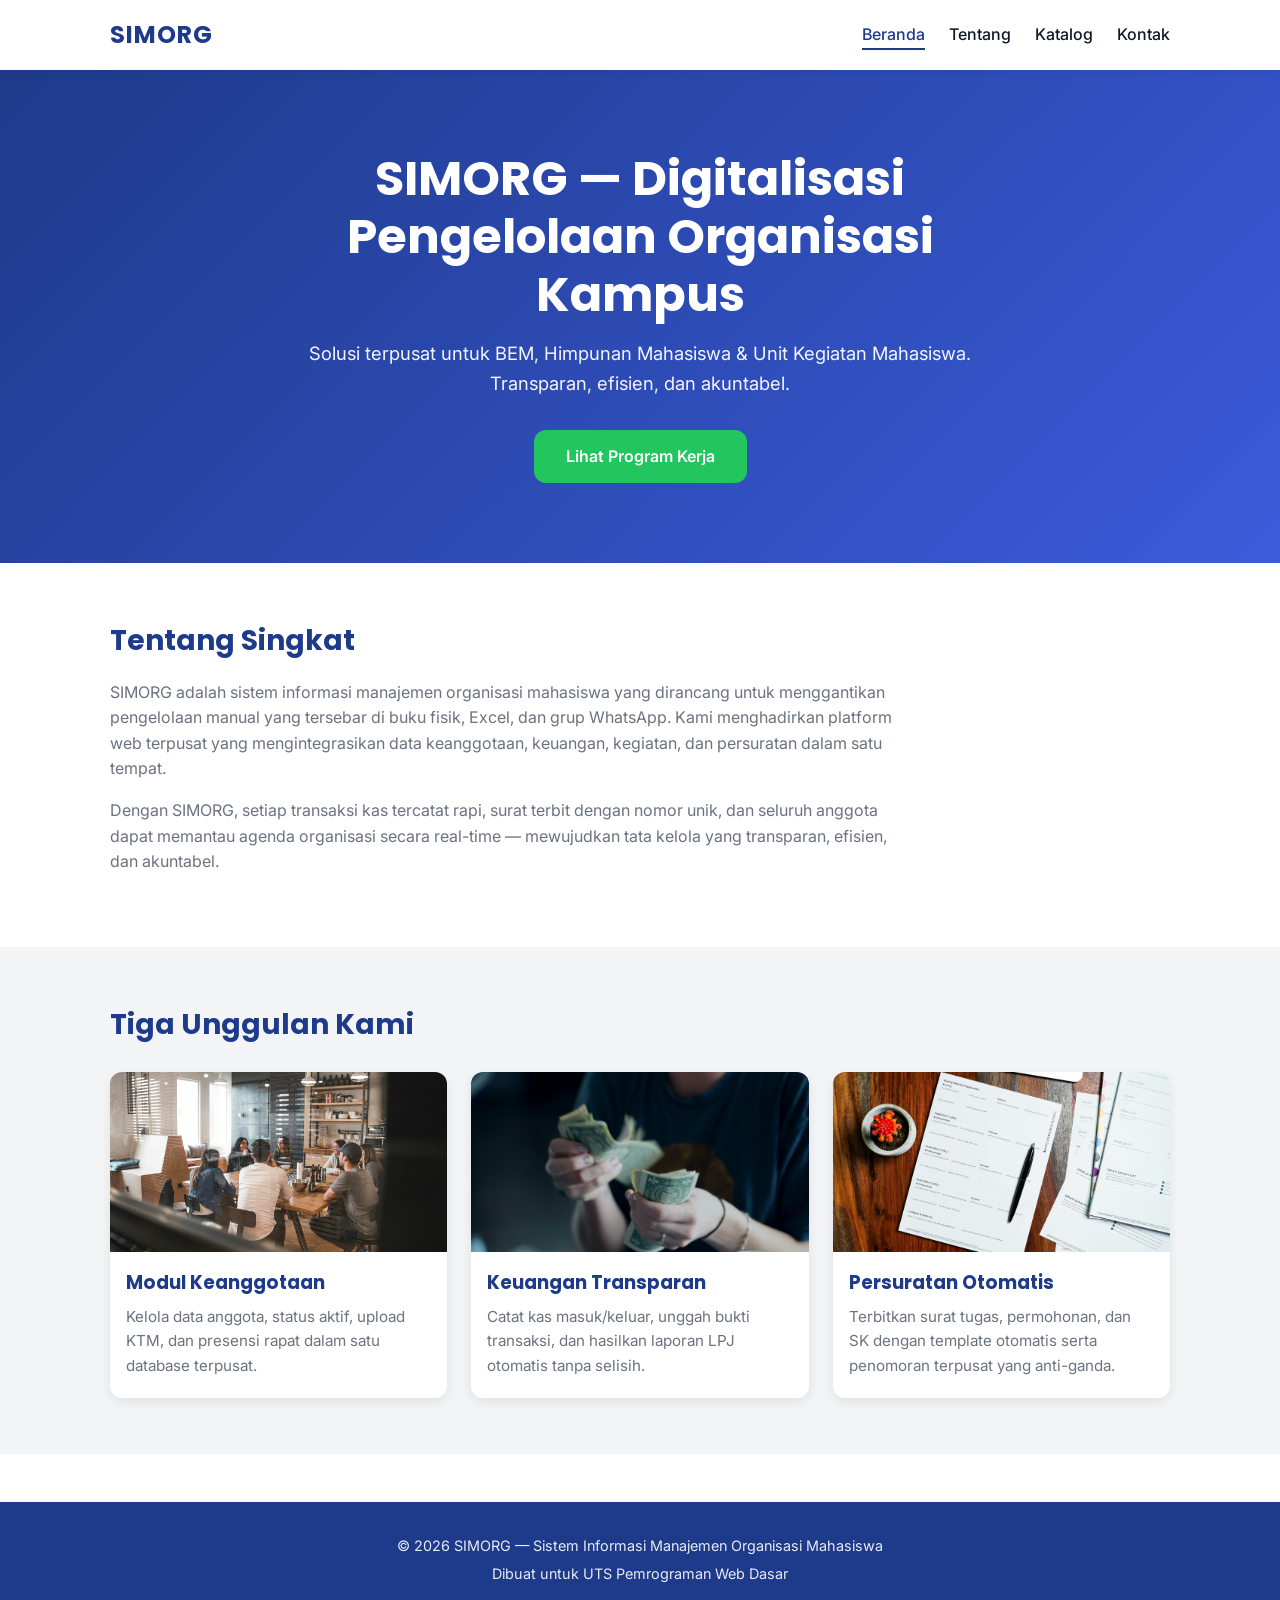
<file: index.html>
<!DOCTYPE html>
<html lang="id">
<head>
  <meta charset="UTF-8">
  <meta name="viewport" content="width=device-width, initial-scale=1.0">
  <title>SIMORG — Beranda</title>
  <link rel="preconnect" href="https://fonts.googleapis.com">
  <link rel="preconnect" href="https://fonts.gstatic.com" crossorigin>
  <link href="https://fonts.googleapis.com/css2?family=Inter:wght@400;500;600&family=Poppins:wght@600;700&display=swap" rel="stylesheet">
  <link rel="stylesheet" href="css/style.css">
</head>
<body>

 <header class="site-header">
    <div class="container nav-wrapper">
      <a href="index.html" class="logo">SIMORG</a>

      <!-- TOMBOL HAMBURGER (BARU) -->
      <button class="nav-toggle" id="navToggle" aria-label="Buka menu navigasi" aria-expanded="false" aria-controls="navMenu">
        <span class="hamburger-line"></span>
        <span class="hamburger-line"></span>
        <span class="hamburger-line"></span>
      </button>
      
      <!-- NAV DIBERI ID (BARU) -->
      <nav id="navMenu" aria-label="Navigasi utama">
        <ul class="nav-list">
          <li><a href="index.html" class="nav-link active">Beranda</a></li>
          <li><a href="tentang.html" class="nav-link">Tentang</a></li>
          <li><a href="katalog.html" class="nav-link">Katalog</a></li>
          <li><a href="kontak.html" class="nav-link">Kontak</a></li>
        </ul>
      </nav>
    </div>
  </header>

  <main>
    <section class="hero">
      <div class="container hero-content">
        <h1 class="hero-title">SIMORG — Digitalisasi Pengelolaan Organisasi Kampus</h1>
        <p class="hero-tagline">Solusi terpusat untuk BEM, Himpunan Mahasiswa &amp; Unit Kegiatan Mahasiswa. Transparan, efisien, dan akuntabel.</p>
        <a href="katalog.html" class="btn btn-primary">Lihat Program Kerja</a>
      </div>
    </section>

    <section class="section">
      <div class="container">
        <h2 class="section-title">Tentang Singkat</h2>
        <p class="section-text">
          SIMORG adalah sistem informasi manajemen organisasi mahasiswa yang dirancang untuk menggantikan pengelolaan manual yang tersebar di buku fisik, Excel, dan grup WhatsApp. Kami menghadirkan platform web terpusat yang mengintegrasikan data keanggotaan, keuangan, kegiatan, dan persuratan dalam satu tempat.
        </p>
        <p class="section-text">
          Dengan SIMORG, setiap transaksi kas tercatat rapi, surat terbit dengan nomor unik, dan seluruh anggota dapat memantau agenda organisasi secara real-time — mewujudkan tata kelola yang transparan, efisien, dan akuntabel.
        </p>
      </div>
    </section>

    <section class="section section-alt">
      <div class="container">
        <h2 class="section-title">Tiga Unggulan Kami</h2>
        <div class="feature-grid">
          <article class="feature-card">
            <img src="img/modul-keanggotaan.jpg" alt="Ilustrasi Modul Keanggotaan SIMORG" class="feature-img">
            <h3>Modul Keanggotaan</h3>
            <p>Kelola data anggota, status aktif, upload KTM, dan presensi rapat dalam satu database terpusat.</p>
          </article>
          <article class="feature-card">
            <img src="img/modul-keuangan.jpg" alt="Ilustrasi Modul Keuangan SIMORG" class="feature-img">
            <h3>Keuangan Transparan</h3>
            <p>Catat kas masuk/keluar, unggah bukti transaksi, dan hasilkan laporan LPJ otomatis tanpa selisih.</p>
          </article>
          <article class="feature-card">
            <img src="img/modul-persuratan.jpg" alt="Ilustrasi Modul Persuratan SIMORG" class="feature-img">
            <h3>Persuratan Otomatis</h3>
            <p>Terbitkan surat tugas, permohonan, dan SK dengan template otomatis serta penomoran terpusat yang anti-ganda.</p>
          </article>
        </div>
      </div>
    </section>
  </main>

  <footer class="site-footer">
    <div class="container footer-content">
      <p>&copy; 2026 SIMORG — Sistem Informasi Manajemen Organisasi Mahasiswa</p>
      <p>Dibuat untuk UTS Pemrograman Web Dasar</p>
    </div>
  </footer>

  <script src="js/script.js"></script>
</body>
</html>
</file>
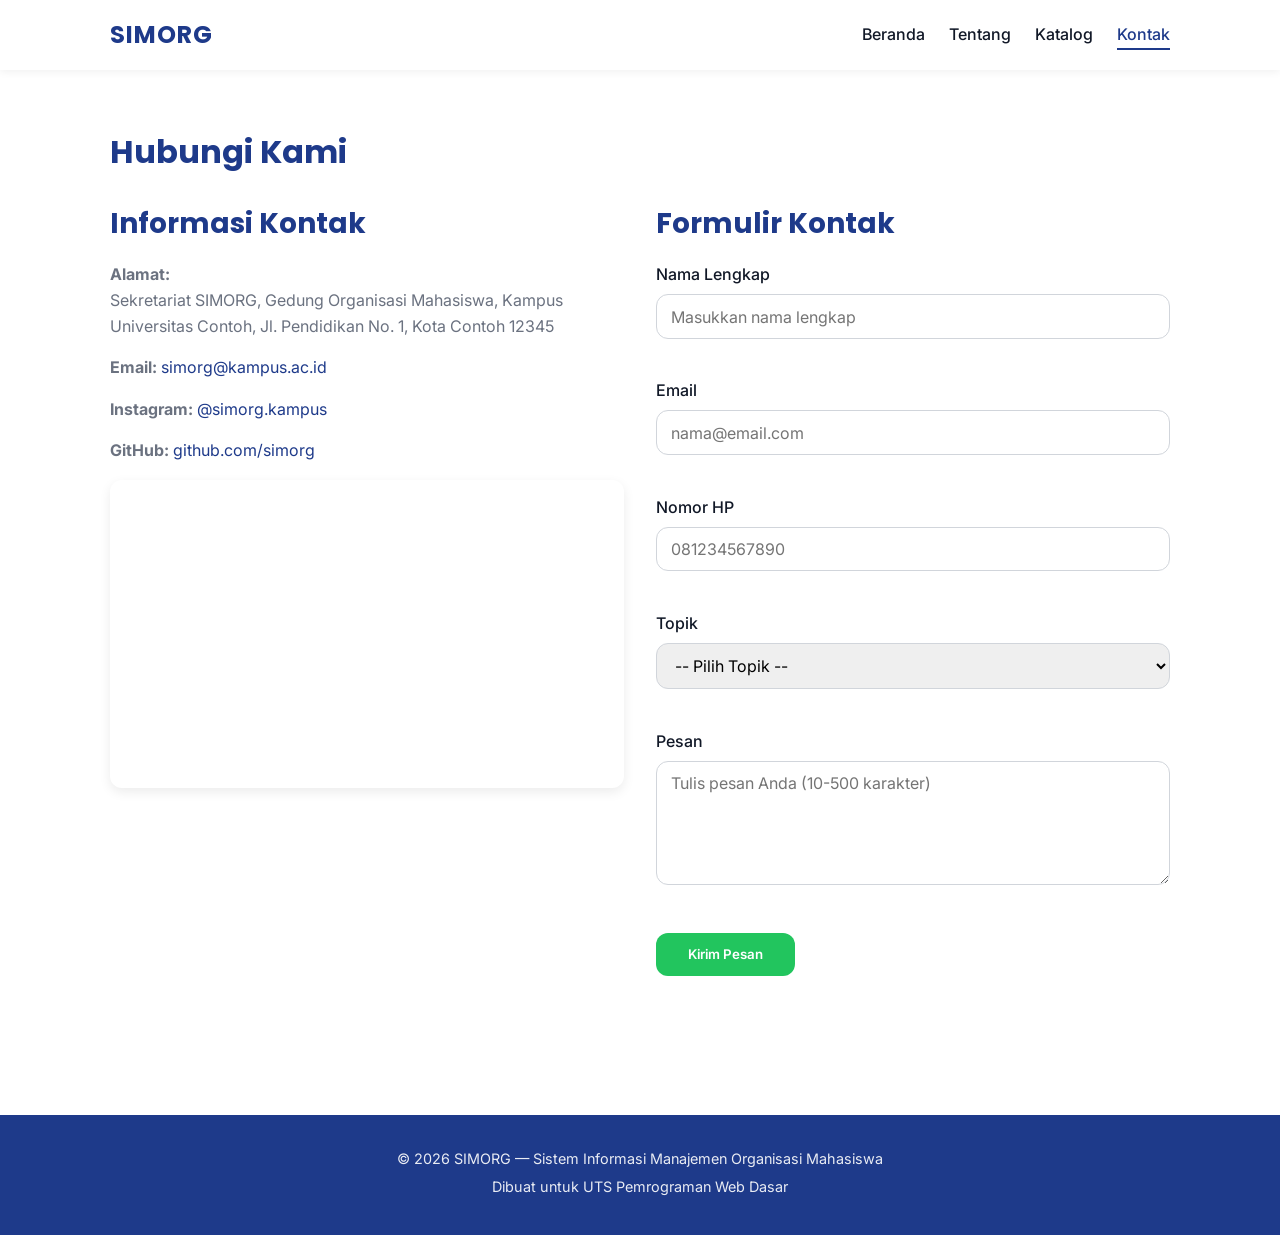
<file: kontak.html>
<!DOCTYPE html>
<html lang="id">
<head>
  <meta charset="UTF-8">
  <meta name="viewport" content="width=device-width, initial-scale=1.0">
  <title>SIMORG — Kontak</title>
  <link rel="preconnect" href="https://fonts.googleapis.com">
  <link rel="preconnect" href="https://fonts.gstatic.com" crossorigin>
  <link href="https://fonts.googleapis.com/css2?family=Inter:wght@400;500;600&family=Poppins:wght@600;700&display=swap" rel="stylesheet">
  <link rel="stylesheet" href="css/style.css">
</head>
<body>

  <header class="site-header">
    <div class="container nav-wrapper">
      <a href="index.html" class="logo">SIMORG</a>

      <!-- TOMBOL HAMBURGER (BARU) -->
      <button class="nav-toggle" id="navToggle" aria-label="Buka menu navigasi" aria-expanded="false" aria-controls="navMenu">
        <span class="hamburger-line"></span>
        <span class="hamburger-line"></span>
        <span class="hamburger-line"></span>
      </button>

      <!-- NAV DIBERI ID (BARU) -->
      <nav id="navMenu" aria-label="Navigasi utama">
        <ul class="nav-list">
          <li><a href="index.html" class="nav-link">Beranda</a></li>
          <li><a href="tentang.html" class="nav-link">Tentang</a></li>
          <li><a href="katalog.html" class="nav-link">Katalog</a></li>
          <li><a href="kontak.html" class="nav-link active">Kontak</a></li>
        </ul>
      </nav>
    </div>
  </header>

  <main>
    <section class="section">
      <div class="container">
        <h1 class="page-title">Hubungi Kami</h1>

        <div class="contact-grid">
          <div class="contact-info">
            <h2 class="section-title">Informasi Kontak</h2>
            <p><strong>Alamat:</strong><br>Sekretariat SIMORG, Gedung Organisasi Mahasiswa, Kampus Universitas Contoh, Jl. Pendidikan No. 1, Kota Contoh 12345</p>
            <p><strong>Email:</strong> <a href="mailto:simorg@kampus.ac.id">simorg@kampus.ac.id</a></p>
            <p><strong>Instagram:</strong> <a href="https://instagram.com" target="_blank" rel="noopener">@simorg.kampus</a></p>
            <p><strong>GitHub:</strong> <a href="https://github.com" target="_blank" rel="noopener">github.com/simorg</a></p>

            <div class="map-wrapper">
              <iframe
                src="https://www.google.com/maps/embed?pb=!1m18!1m12!1m3!1d3966.521260322283!2d106.8195613!3d-6.1947413!2m3!1f0!2f0!3f0!3m2!1i1024!2i768!4f13.1!3m3!1m2!1s0x0%3A0x0!2zNsKwMTEnNDEuMSJTIDEwNsKwNDknMTAuNCJF!5e0!3m2!1sid!2sid!4v1700000000000"
                width="100%" height="300" style="border:0;" allowfullscreen="" loading="lazy"
                referrerpolicy="no-referrer-when-downgrade" title="Peta lokasi Sekretariat SIMORG">
              </iframe>
            </div>
          </div>

          <div class="contact-form-wrapper">
            <h2 class="section-title">Formulir Kontak</h2>
            <form id="contactForm" action="#" method="post" novalidate>
              <div class="form-group">
                <label for="nama">Nama Lengkap</label>
                <input type="text" id="nama" name="nama" required placeholder="Masukkan nama lengkap">
                <span class="error-msg" id="errorNama"></span>
              </div>

              <div class="form-group">
                <label for="email">Email</label>
                <input type="email" id="email" name="email" required placeholder="nama@email.com">
                <span class="error-msg" id="errorEmail"></span>
              </div>

              <div class="form-group">
                <label for="telepon">Nomor HP</label>
                <input type="tel" id="telepon" name="telepon" required pattern="[0-9]{10,13}" placeholder="081234567890">
                <span class="error-msg" id="errorTelepon"></span>
              </div>

              <div class="form-group">
                <label for="topik">Topik</label>
                <select id="topik" name="topik" required>
                  <option value="">-- Pilih Topik --</option>
                  <option value="Keanggotaan">Keanggotaan</option>
                  <option value="Keuangan">Keuangan</option>
                  <option value="Persuratan">Persuratan</option>
                  <option value="Kerja Sama">Kerja Sama</option>
                </select>
                <span class="error-msg" id="errorTopik"></span>
              </div>

              <div class="form-group">
                <label for="pesan">Pesan</label>
                <textarea id="pesan" name="pesan" rows="5" required minlength="10" maxlength="500" placeholder="Tulis pesan Anda (10-500 karakter)"></textarea>
                <span class="error-msg" id="errorPesan"></span>
              </div>

              <button type="submit" class="btn btn-primary">Kirim Pesan</button>
              <p class="success-msg" id="successMsg"></p>
            </form>
          </div>
        </div>
      </div>
    </section>
  </main>

  <footer class="site-footer">
    <div class="container footer-content">
      <p>&copy; 2026 SIMORG — Sistem Informasi Manajemen Organisasi Mahasiswa</p>
      <p>Dibuat untuk UTS Pemrograman Web Dasar</p>
    </div>
  </footer>

  <script src="js/script.js"></script>
</body>
</html>
</file>
<file: css/style.css>
/* ========== VARIABEL CSS ========== */
:root {
  --warna-utama: #1E3A8A;
  --warna-utama-muda: #3B5BDB;
  --warna-aksen: #22C55E;
  --warna-latar: #F3F4F6;
  --warna-putih: #FFFFFF;
  --warna-teks: #111827;
  --warna-teks-muda: #6B7280;
  --font-judul: 'Poppins', sans-serif;
  --font-body: 'Inter', sans-serif;
  --radius: 12px;
  --shadow: 0 4px 12px rgba(0, 0, 0, 0.08);
}

/* ========== RESET & DASAR ========== */
* {
  margin: 0;
  padding: 0;
  box-sizing: border-box;
}

html {
  scroll-behavior: smooth;
}

body {
  font-family: var(--font-body);
  color: var(--warna-teks);
  background-color: var(--warna-putih);
  line-height: 1.6;
}

img {
  max-width: 100%;
  display: block;
}

a {
  color: var(--warna-utama);
  text-decoration: none;
}

.container {
  width: 100%;
  max-width: 1100px;
  margin: 0 auto;
  padding: 0 1.25rem;
}

/* ========== HEADER & NAVIGASI (FLEXBOX) ========== */
.site-header {
  background-color: var(--warna-putih);
  box-shadow: 0 2px 8px rgba(0, 0, 0, 0.06);
  position: sticky;
  top: 0;
  z-index: 100;
}

.nav-wrapper {
  display: flex;
  align-items: center;
  justify-content: space-between;
  padding: 1rem 1.25rem;
}

.logo {
  font-family: var(--font-judul);
  font-weight: 700;
  font-size: 1.5rem;
  color: var(--warna-utama);
  letter-spacing: 1px;
}

.nav-list {
  display: flex;
  list-style: none;
  gap: 1.5rem;
}

.nav-link {
  font-weight: 500;
  color: var(--warna-teks);
  padding: 0.25rem 0;
  transition: color 0.3s ease, border-bottom 0.3s ease;
  border-bottom: 2px solid transparent;
}

.nav-link:hover {
  color: var(--warna-utama);
  border-bottom: 2px solid var(--warna-utama);
}

.nav-link.active {
  color: var(--warna-utama);
  border-bottom: 2px solid var(--warna-utama);
}

/* ========== TOMBOL HAMBURGER (BARU) ========== */
.nav-toggle {
  display: none;
  flex-direction: column;
  justify-content: space-between;
  width: 32px;
  height: 26px;
  background: transparent;
  border: none;
  cursor: pointer;
  padding: 0;
}

.hamburger-line {
  display: block;
  width: 100%;
  height: 3px;
  background-color: var(--warna-utama);
  border-radius: 2px;
  transition: transform 0.3s ease, opacity 0.3s ease;
}

/* Animasi saat menu terbuka: garis jadi silang (X) */
.nav-toggle.open .hamburger-line:nth-child(1) {
  transform: translateY(11px) rotate(45deg);
}
.nav-toggle.open .hamburger-line:nth-child(2) {
  opacity: 0;
}
.nav-toggle.open .hamburger-line:nth-child(3) {
  transform: translateY(-11px) rotate(-45deg);
}

/* ========== HERO ========== */
.hero {
  background: linear-gradient(135deg, var(--warna-utama) 0%, var(--warna-utama-muda) 100%);
  color: var(--warna-putih);
  padding: 5rem 0;
  text-align: center;
  animation: fadeIn 1s ease;
}

.hero-content {
  max-width: 800px;
}

.hero-title {
  font-family: var(--font-judul);
  font-size: 2.5rem;
  margin-bottom: 1rem;
  line-height: 1.2;
}

.hero-tagline {
  font-size: 1.15rem;
  margin-bottom: 2rem;
  opacity: 0.95;
}

/* ========== TOMBOL ========== */
.btn {
  display: inline-block;
  padding: 0.85rem 2rem;
  border-radius: var(--radius);
  font-weight: 600;
  font-family: var(--font-body);
  cursor: pointer;
  border: none;
  transition: background-color 0.3s ease, transform 0.2s ease;
}

.btn-primary {
  background-color: var(--warna-aksen);
  color: var(--warna-putih);
}

.btn-primary:hover {
  background-color: #16A34A;
  transform: translateY(-2px);
}

/* ========== SECTION ========== */
.section {
  padding: 3.5rem 0;
}

.section-alt {
  background-color: var(--warna-latar);
}

.section-title {
  font-family: var(--font-judul);
  font-size: 1.75rem;
  color: var(--warna-utama);
  margin-bottom: 1rem;
}

.section-text {
  margin-bottom: 1rem;
  color: var(--warna-teks-muda);
  max-width: 800px;
}

.page-title {
  font-family: var(--font-judul);
  font-size: 2rem;
  color: var(--warna-utama);
  margin-bottom: 1.5rem;
}

/* ========== UNGGULAN (GRID) ========== */
.feature-grid {
  display: grid;
  grid-template-columns: repeat(3, 1fr);
  gap: 1.5rem;
  margin-top: 1.5rem;
}

.feature-card {
  background-color: var(--warna-putih);
  border-radius: var(--radius);
  box-shadow: var(--shadow);
  overflow: hidden;
  transition: transform 0.3s ease, box-shadow 0.3s ease;
}

.feature-card:hover {
  transform: translateY(-6px);
  box-shadow: 0 10px 24px rgba(0, 0, 0, 0.12);
}

.feature-img {
  width: 100%;
  height: 180px;
  object-fit: cover;
}

.feature-card h3 {
  font-family: var(--font-judul);
  font-size: 1.15rem;
  color: var(--warna-utama);
  padding: 1rem 1rem 0.5rem;
}

.feature-card p {
  padding: 0 1rem 1.25rem;
  color: var(--warna-teks-muda);
  font-size: 0.95rem;
}

/* ========== TENTANG: DUA KOLOM ========== */
.two-col {
  display: grid;
  grid-template-columns: 1fr 1fr;
  gap: 2rem;
}

.mission-list {
  list-style: disc;
  padding-left: 1.25rem;
  color: var(--warna-teks-muda);
}

.mission-list li {
  margin-bottom: 0.5rem;
}

/* ========== TIM ========== */
.team-grid {
  display: grid;
  grid-template-columns: repeat(3, 1fr);
  gap: 1.5rem;
  margin-top: 1.5rem;
}

.team-card {
  background-color: var(--warna-putih);
  border-radius: var(--radius);
  box-shadow: var(--shadow);
  padding: 1.5rem;
  text-align: center;
  transition: transform 0.3s ease;
}

.team-card:hover {
  transform: translateY(-4px);
}

.team-img {
  width: 120px;
  height: 120px;
  border-radius: 50%;
  object-fit: cover;
  margin: 0 auto 1rem;
}

.team-card h3 {
  font-family: var(--font-judul);
  font-size: 1.1rem;
  color: var(--warna-utama);
}

.team-role {
  color: var(--warna-teks-muda);
  font-size: 0.9rem;
}

/* ========== TABEL ========== */
.data-table {
  width: 100%;
  border-collapse: collapse;
  background-color: var(--warna-putih);
  border-radius: var(--radius);
  overflow: hidden;
  box-shadow: var(--shadow);
}

.data-table th,
.data-table td {
  padding: 0.85rem 1rem;
  text-align: left;
  border-bottom: 1px solid #E5E7EB;
}

.data-table thead {
  background-color: var(--warna-utama);
  color: var(--warna-putih);
}

.data-table tbody tr:hover {
  background-color: #EFF6FF;
}

/* ========== KATALOG (GRID) ========== */
.filter-bar {
  margin: 1.5rem 0;
  display: flex;
  align-items: center;
  gap: 0.75rem;
  flex-wrap: wrap;
}

.filter-bar select {
  padding: 0.5rem 1rem;
  border-radius: var(--radius);
  border: 1px solid #D1D5DB;
  font-family: var(--font-body);
}

.catalog-grid {
  display: grid;
  grid-template-columns: repeat(3, 1fr);
  gap: 1.5rem;
}

.catalog-card {
  background-color: var(--warna-putih);
  border-radius: var(--radius);
  box-shadow: var(--shadow);
  overflow: hidden;
  transition: transform 0.3s ease, box-shadow 0.3s ease;
}

.catalog-card:hover {
  transform: translateY(-6px);
  box-shadow: 0 12px 28px rgba(0, 0, 0, 0.14);
}

.catalog-img {
  width: 100%;
  height: 170px;
  object-fit: cover;
}

.catalog-body {
  padding: 1rem;
}

.catalog-body h3 {
  font-family: var(--font-judul);
  font-size: 1.1rem;
  color: var(--warna-utama);
  margin-bottom: 0.5rem;
}

.catalog-body p {
  color: var(--warna-teks-muda);
  font-size: 0.95rem;
  margin-bottom: 0.5rem;
}

.catalog-meta {
  font-size: 0.85rem;
  color: var(--warna-aksen);
  font-weight: 600;
}

/* ========== KONTAK ========== */
.contact-grid {
  display: grid;
  grid-template-columns: 1fr 1fr;
  gap: 2rem;
}

.contact-info p {
  margin-bottom: 1rem;
  color: var(--warna-teks-muda);
}

.map-wrapper {
  margin-top: 1rem;
  border-radius: var(--radius);
  overflow: hidden;
  box-shadow: var(--shadow);
}

/* ========== FORMULIR ========== */
.form-group {
  margin-bottom: 1.25rem;
}

.form-group label {
  display: block;
  font-weight: 500;
  margin-bottom: 0.4rem;
  color: var(--warna-teks);
}

.form-group input,
.form-group select,
.form-group textarea {
  width: 100%;
  padding: 0.7rem 0.9rem;
  border: 1px solid #D1D5DB;
  border-radius: var(--radius);
  font-family: var(--font-body);
  font-size: 1rem;
  transition: border-color 0.3s ease, box-shadow 0.3s ease;
}

.form-group input:focus,
.form-group select:focus,
.form-group textarea:focus {
  outline: none;
  border-color: var(--warna-utama);
  box-shadow: 0 0 0 3px rgba(30, 58, 138, 0.15);
}

.error-msg {
  display: block;
  color: #DC2626;
  font-size: 0.85rem;
  margin-top: 0.3rem;
  min-height: 1.1em;
}

.success-msg {
  display: block;
  color: var(--warna-aksen);
  font-weight: 600;
  margin-top: 1rem;
  min-height: 1.2em;
}

/* ========== FOOTER ========== */
.site-footer {
  background-color: var(--warna-utama);
  color: var(--warna-putih);
  padding: 2rem 0;
  margin-top: 3rem;
  text-align: center;
}

.footer-content p {
  font-size: 0.9rem;
  opacity: 0.9;
  margin-bottom: 0.3rem;
}

/* ========== ANIMASI KEYFRAMES ========== */
@keyframes fadeIn {
  from {
    opacity: 0;
    transform: translateY(20px);
  }
  to {
    opacity: 1;
    transform: translateY(0);
  }
}

/* ========== MEDIA QUERY: DESKTOP ≥ 992px ========== */
@media (min-width: 992px) {
  .hero-title {
    font-size: 3rem;
  }
  .catalog-grid {
    grid-template-columns: repeat(3, 1fr);
  }
}

/* ========== MEDIA QUERY: HP ≤ 600px ========== */
@media (max-width: 600px) {
  .nav-wrapper {
    flex-direction: row;
    flex-wrap: wrap;
    align-items: center;
    justify-content: space-between;
    gap: 0.5rem;
  }

  /* Tampilkan tombol hamburger di HP */
  .nav-toggle {
    display: flex;
  }

  /* Nav disembunyikan secara default di HP */
  #navMenu {
    width: 100%;
    max-height: 0;
    overflow: hidden;
    transition: max-height 0.35s ease;
  }

  /* Saat menu dibuka, tampilkan dropdown */
  #navMenu.open {
    max-height: 300px;
  }

  .nav-list {
    flex-direction: column;
    gap: 0.25rem;
    width: 100%;
    padding: 0.5rem 0;
  }

  .nav-link {
    display: block;
    padding: 0.6rem 0;
    width: 100%;
    border-bottom: 1px solid #E5E7EB;
  }

  .nav-link:hover,
  .nav-link.active {
    border-bottom: 1px solid var(--warna-utama);
  }

  .hero {
    padding: 3rem 0;
  }

  .hero-title {
    font-size: 1.75rem;
  }

  .hero-tagline {
    font-size: 1rem;
  }

  .feature-grid,
  .team-grid,
  .catalog-grid,
  .two-col,
  .contact-grid {
    grid-template-columns: 1fr;
  }

  .section {
    padding: 2.5rem 0;
  }

  .data-table {
    font-size: 0.85rem;
  }

  .data-table th,
  .data-table td {
    padding: 0.6rem 0.5rem;
  }
}
</file>
